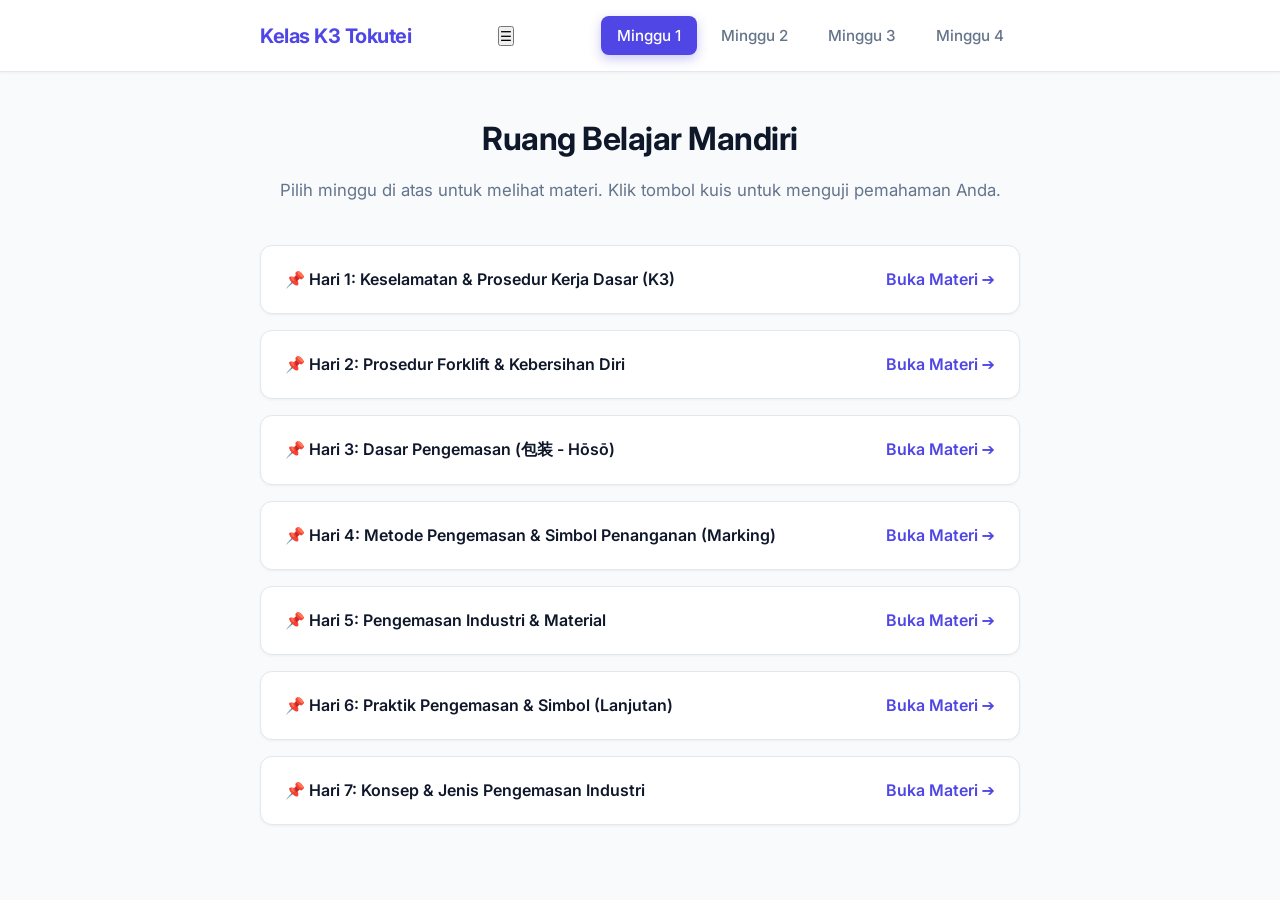
<file: index.html>
<!DOCTYPE html>
<html lang="id">
<head>
    <meta charset="UTF-8">
    <meta name="viewport" content="width=device-width, initial-scale=1.0">
    <title>E-Learning K3 - Persiapan Ujian</title>
    <!-- Pastikan folder css ada di lokasi yang sama dengan file index.html -->
    <link rel="stylesheet" href="css/style.css">
</head>
<body>

    <!-- NAVBAR UTAMA -->
    <nav class="navbar">
        <div class="nav-container">
            <span class="nav-logo">Kelas K3 Tokutei</span>
            
            <!-- Tombol Hamburger untuk HP -->
            <button class="menu-toggle" onclick="toggleNavbarMenu()">☰</button>
            
            <!-- Daftar Menu Navigasi -->
            <div class="nav-menu" id="navbarMenu">
                <!-- Tombol Navigasi Minggu -->
                <button class="nav-btn active" onclick="switchWeek(1, this)">Minggu 1</button>
                <button class="nav-btn" onclick="switchWeek(2, this)">Minggu 2</button>
                <button class="nav-btn" onclick="switchWeek(3, this)">Minggu 3</button>
                <button class="nav-btn" onclick="switchWeek(4, this)">Minggu 4</button>
            </div>
        </div>
    </nav>

    <!-- AREA KONTEN UTAMA -->
    <main class="main-content">
        <div class="header">
            <h1>Ruang Belajar Mandiri</h1>
            <p>Pilih minggu di atas untuk melihat materi. Klik tombol kuis untuk menguji pemahaman Anda.</p>
        </div>

        <!-- Wadah tempat konten akan muncul otomatis dari app.js -->
        <div id="materi-container">
            <!-- Loading message jika data butuh waktu -->
            <p>Memuat materi...</p>
        </div>
    </main>

    <!-- SCRIPT (PENTING: Database harus di atas app.js) -->
    <script src="database/questions.js"></script>
    <script src="js/app.js"></script>
</body>
</html>
</file>
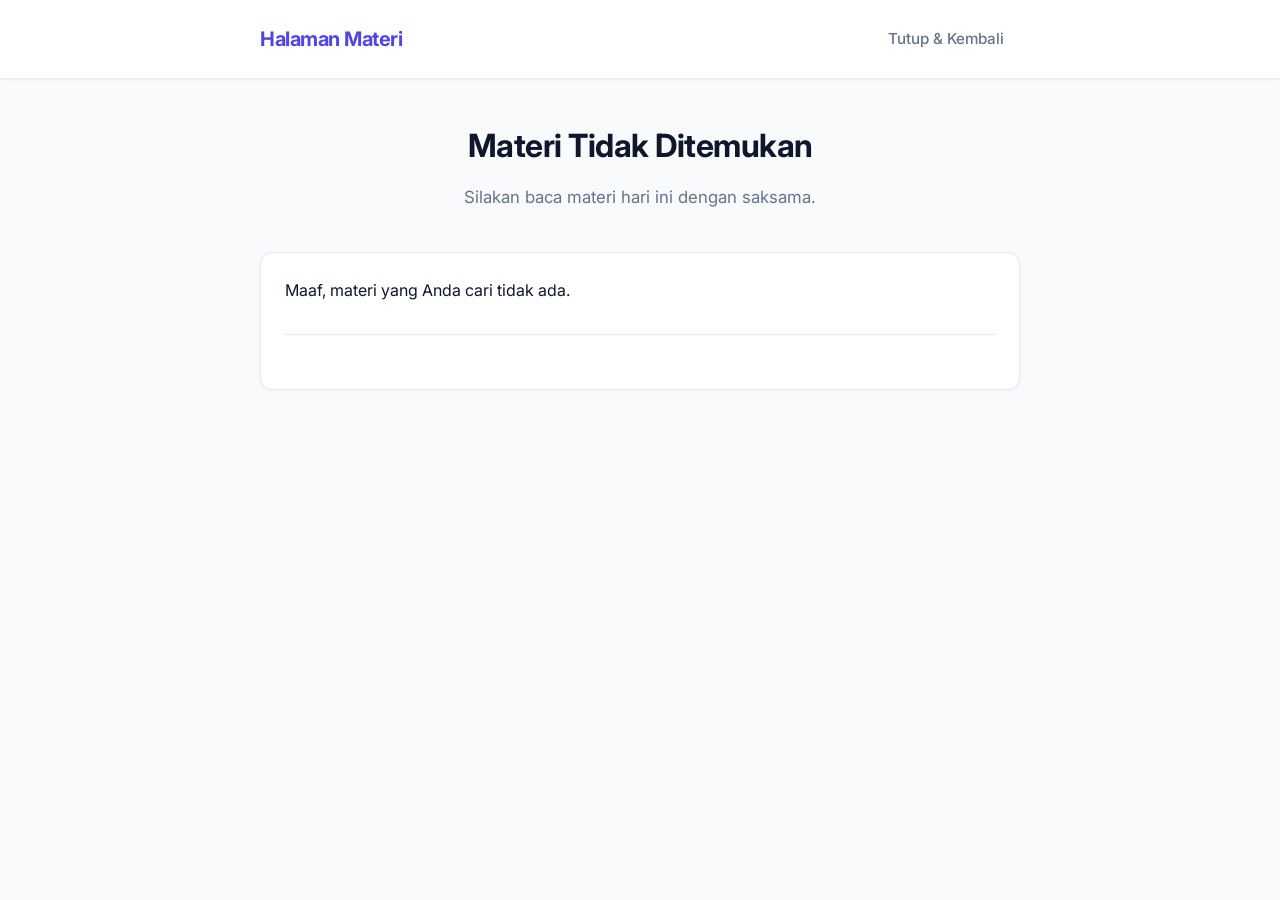
<file: materi.html>
<!DOCTYPE html>
<html lang="id">
<head>
    <meta charset="UTF-8">
    <meta name="viewport" content="width=device-width, initial-scale=1.0">
    <title>Materi K3</title>
    <link rel="stylesheet" href="css/style.css">
</head>
<body>

    <nav class="navbar">
        <div class="nav-container">
            <span class="nav-logo">Halaman Materi</span>
            <a href="index.html" class="nav-btn" style="text-decoration: none; color: var(--text-muted);">Tutup & Kembali</a>
        </div>
    </nav>

    <main class="main-content">
        <div class="header">
            <h1 id="materi-title">Memuat...</h1>
            <p id="materi-subtitle">Silakan baca materi hari ini dengan saksama.</p>
        </div>

        <div class="day-body" style="display: block; border-radius: var(--radius); border-top: 1px solid var(--border); margin-top: 20px;">
            <div id="materi-content" class="materi-text">
                </div>
            
            <hr style="margin: 30px 0; border: none; border-top: 1px solid var(--border);">
            
            <a href="#" id="btn-lanjut-soal" class="action-btn">
                Materi Selesai, Kerjakan Evaluasi
            </a>
        </div>
    </main>

    <script src="database/questions.js"></script>
    <script src="js/materi.js"></script>
</body>
</html>
</file>
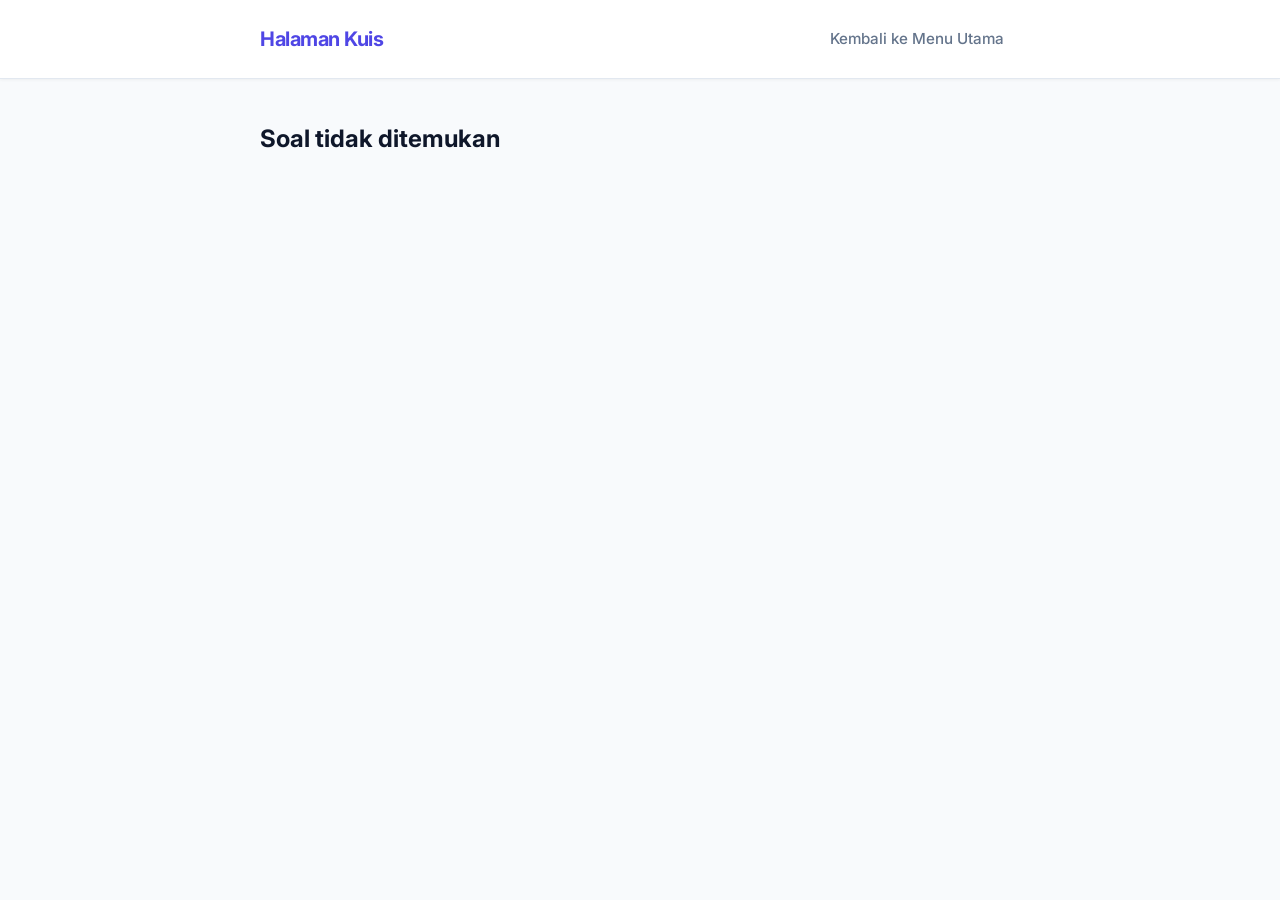
<file: soal.html>
<!DOCTYPE html>
<html lang="id">
<head>
    <meta charset="UTF-8">
    <meta name="viewport" content="width=device-width, initial-scale=1.0">
    <title>Evaluasi K3</title>
    <link rel="stylesheet" href="css/style.css">
</head>
<body>

    <nav class="navbar">
        <div class="nav-container">
            <span class="nav-logo">Halaman Kuis</span>
            <a href="index.html" class="nav-btn" style="text-decoration: none; color: var(--text-muted);">Kembali ke Menu Utama</a>
        </div>
    </nav>

    <main class="main-content">
        <h2 id="quiz-title" style="margin-bottom: 25px; font-size: 1.5rem; color: var(--text-main);">Memuat Soal...</h2>
        
        <div id="quiz-container">
            </div>

        <div id="completion-section" style="display: none; margin-top: 30px; padding: 30px 20px; background: var(--surface); border-radius: var(--radius); box-shadow: var(--shadow-sm); border: 1px solid var(--border); text-align: center;">
            <h3 style="margin-bottom: 10px; color: var(--text-main); font-size: 1.4rem;">Evaluasi Selesai! 🎉</h3>
            <p id="score-text" style="font-size: 1.2rem; font-weight: 700; color: var(--primary); margin-bottom: 25px;"></p>
            
            <div style="display: flex; gap: 15px; justify-content: center; flex-wrap: wrap;">
                <button onclick="window.location.reload()" class="action-btn" style="width: auto; margin-top: 0; background-color: var(--text-muted);">🔄 Kerjakan Ulang</button>
                
                <button onclick="kembaliKeMateri()" class="action-btn" style="width: auto; margin-top: 0;">📖 Kembali ke Materi</button>
            </div>
        </div>
    </main>

    <script src="database/questions.js"></script>
    <script src="js/quiz.js"></script>

</body>
</html>
</file>
<file: css/style.css>
/* Mengimpor font modern dari Google Fonts */
/* @import url('https://fonts.googleapis.com/css2?family=Inter:wght@400;500;600;700&display=swap'); */
@import url('https://fonts.googleapis.com/css2?family=Inter:wght@400;500;600;700&family=Noto+Sans+JP:wght@400;500;700&display=swap');
/* Variabel Tema (Warna & Ukuran) */
:root {
    --primary: #4f46e5;         /* Warna utama: Indigo */
    --primary-hover: #4338ca;   /* Warna saat tombol disorot */
    --bg-color: #f8fafc;        /* Latar belakang web (abu-abu sangat muda) */
    --surface: #ffffff;         /* Warna kartu/konten (putih) */
    --text-main: #0f172a;       /* Warna teks utama (hitam kebiruan gelap) */
    --text-muted: #64748b;      /* Warna teks sekunder/deskripsi */
    --border: #e2e8f0;          /* Warna garis batas */
    --radius: 12px;             /* Sudut melengkung */
    --shadow-sm: 0 1px 3px rgba(0,0,0,0.05);
    --shadow-md: 0 4px 6px -1px rgba(0,0,0,0.1), 0 2px 4px -1px rgba(0,0,0,0.06);
    --transition: all 0.3s ease;
}

/* Reset & Dasar */
* {
    box-sizing: border-box;
    margin: 0;
    padding: 0;
    font-family: 'Inter', system-ui, -apple-system, sans-serif;
}

body {
    background-color: var(--bg-color);
    color: var(--text-main);
    line-height: 1.7;
    /* Font stack: Inter untuk Latin, Noto Sans JP untuk karakter Jepang */
    font-family: 'Inter', 'Noto Sans JP', sans-serif;
    -webkit-font-smoothing: antialiased;
}

/* Navbar Modern */
.navbar {
    background-color: var(--surface);
    border-bottom: 1px solid var(--border);
    position: sticky;
    top: 0;
    z-index: 1000;
    box-shadow: var(--shadow-sm);
}

.nav-container {
    max-width: 800px;
    margin: 0 auto;
    padding: 16px 20px;
    display: flex;
    justify-content: space-between;
    align-items: center;
}

.nav-logo {
    font-weight: 700;
    font-size: 1.25rem;
    color: var(--primary);
    letter-spacing: -0.5px;
}

/* Menu & Tombol */
.nav-menu {
    display: flex;
    gap: 8px;
}

.nav-btn {
    background: transparent;
    color: var(--text-muted);
    padding: 10px 16px;
    border: none;
    border-radius: 8px;
    cursor: pointer;
    font-size: 0.95rem;
    font-weight: 500;
    transition: var(--transition);
}

.nav-btn:hover {
    background-color: #f1f5f9;
    color: var(--text-main);
}

.nav-btn.active {
    background-color: var(--primary);
    color: white;
    box-shadow: 0 4px 12px rgba(79, 70, 229, 0.3);
}

/* Konten Utama */
.main-content {
    max-width: 800px;
    margin: 40px auto;
    padding: 0 20px;
}

.header {
    text-align: center;
    margin-bottom: 40px;
}

.header h1 {
    font-size: 2rem;
    font-weight: 700;
    letter-spacing: -0.5px;
    margin-bottom: 10px;
}

.header p {
    color: var(--text-muted);
    font-size: 1.05rem;
}

/* Kartu Akordion Materi */
.day-item {
    margin-bottom: 16px;
}

.day-header {
    background: var(--surface);
    padding: 20px 24px;
    border-radius: var(--radius);
    cursor: pointer;
    box-shadow: var(--shadow-sm);
    border: 1px solid var(--border);
    font-weight: 600;
    display: flex;
    justify-content: space-between;
    align-items: center;
    transition: var(--transition);
}

.day-header:hover {
    border-color: #cbd5e1;
    transform: translateY(-2px);
    box-shadow: var(--shadow-md);
}

.day-body {
    background: var(--surface);
    padding: 24px;
    border-radius: 0 0 var(--radius) var(--radius);
    border: 1px solid var(--border);
    border-top: none;
    margin-top: -8px; /* Menyatukan body dengan header */
    box-shadow: var(--shadow-sm);
}

/* Teks Materi */
.materi-list p {
    padding: 12px 16px;
    background: #f8fafc;
    border-radius: 8px;
    margin-bottom: 12px;
    border-left: 4px solid var(--border);
    font-size: 0.95rem; /* Ukuran lebih kecil dari sebelumnya */
    font-weight: 400;
}

.materi-list p strong {
    color: var(--text-main);
}

.materi-list p em {
    color: var(--text-muted);
    font-size: 0.95rem;
}

/* Tombol Aksi Kuis */
.action-btn {
    display: inline-block;
    background-color: var(--primary);
    color: white !important;
    text-decoration: none;
    padding: 12px 24px;
    border-radius: 8px;
    font-weight: 600;
    text-align: center;
    transition: var(--transition);
    box-shadow: 0 4px 12px rgba(79, 70, 229, 0.2);
    width: 100%;
    margin-top: 20px;
}

.action-btn:hover {
    background-color: var(--primary-hover);
    transform: translateY(-2px);
    box-shadow: 0 6px 16px rgba(79, 70, 229, 0.3);
}

/* Kuis/Soal Interaktif (soal.html) */
.quiz-card {
    background: var(--surface);
    padding: 24px;
    border-radius: var(--radius);
    margin-bottom: 24px;
    box-shadow: var(--shadow-sm);
    border: 1px solid var(--border);
}

.quiz-question {
    font-size: 1rem; /* Ukuran ideal untuk membaca soal */
    font-weight: 600;
    margin-bottom: 16px;
    color: var(--text-main);
}

.quiz-option {
    display: flex;
    align-items: center;
    margin: 10px 0;
    padding: 14px 16px;
    background: var(--bg-color);
    border: 1px solid var(--border);
    border-radius: 8px;
    cursor: pointer;
    transition: var(--transition);
    font-weight: 500;
}

.quiz-option:hover {
    background: #eff6ff;
    border-color: #bfdbfe;
}

.quiz-option input[type="radio"] {
    margin-right: 12px;
    transform: scale(1.2);
    accent-color: var(--primary);
}

.feedback {
    margin-top: 16px;
    padding: 12px;
    border-radius: 8px;
    text-align: center;
    font-size: 0.95rem;
}

/* Responsif untuk Layar HP */
@media (max-width: 600px) {
    .nav-container {
        flex-direction: column;
        gap: 12px;
    }
    
    .nav-menu {
        width: 100%;
        overflow-x: auto;
        padding-bottom: 8px;
    }
    
    .nav-btn {
        white-space: nowrap;
    }
    
    .header h1 {
        font-size: 1.75rem;
    }
    
    .main-content {
        margin: 20px auto;
    }
}
</file>
